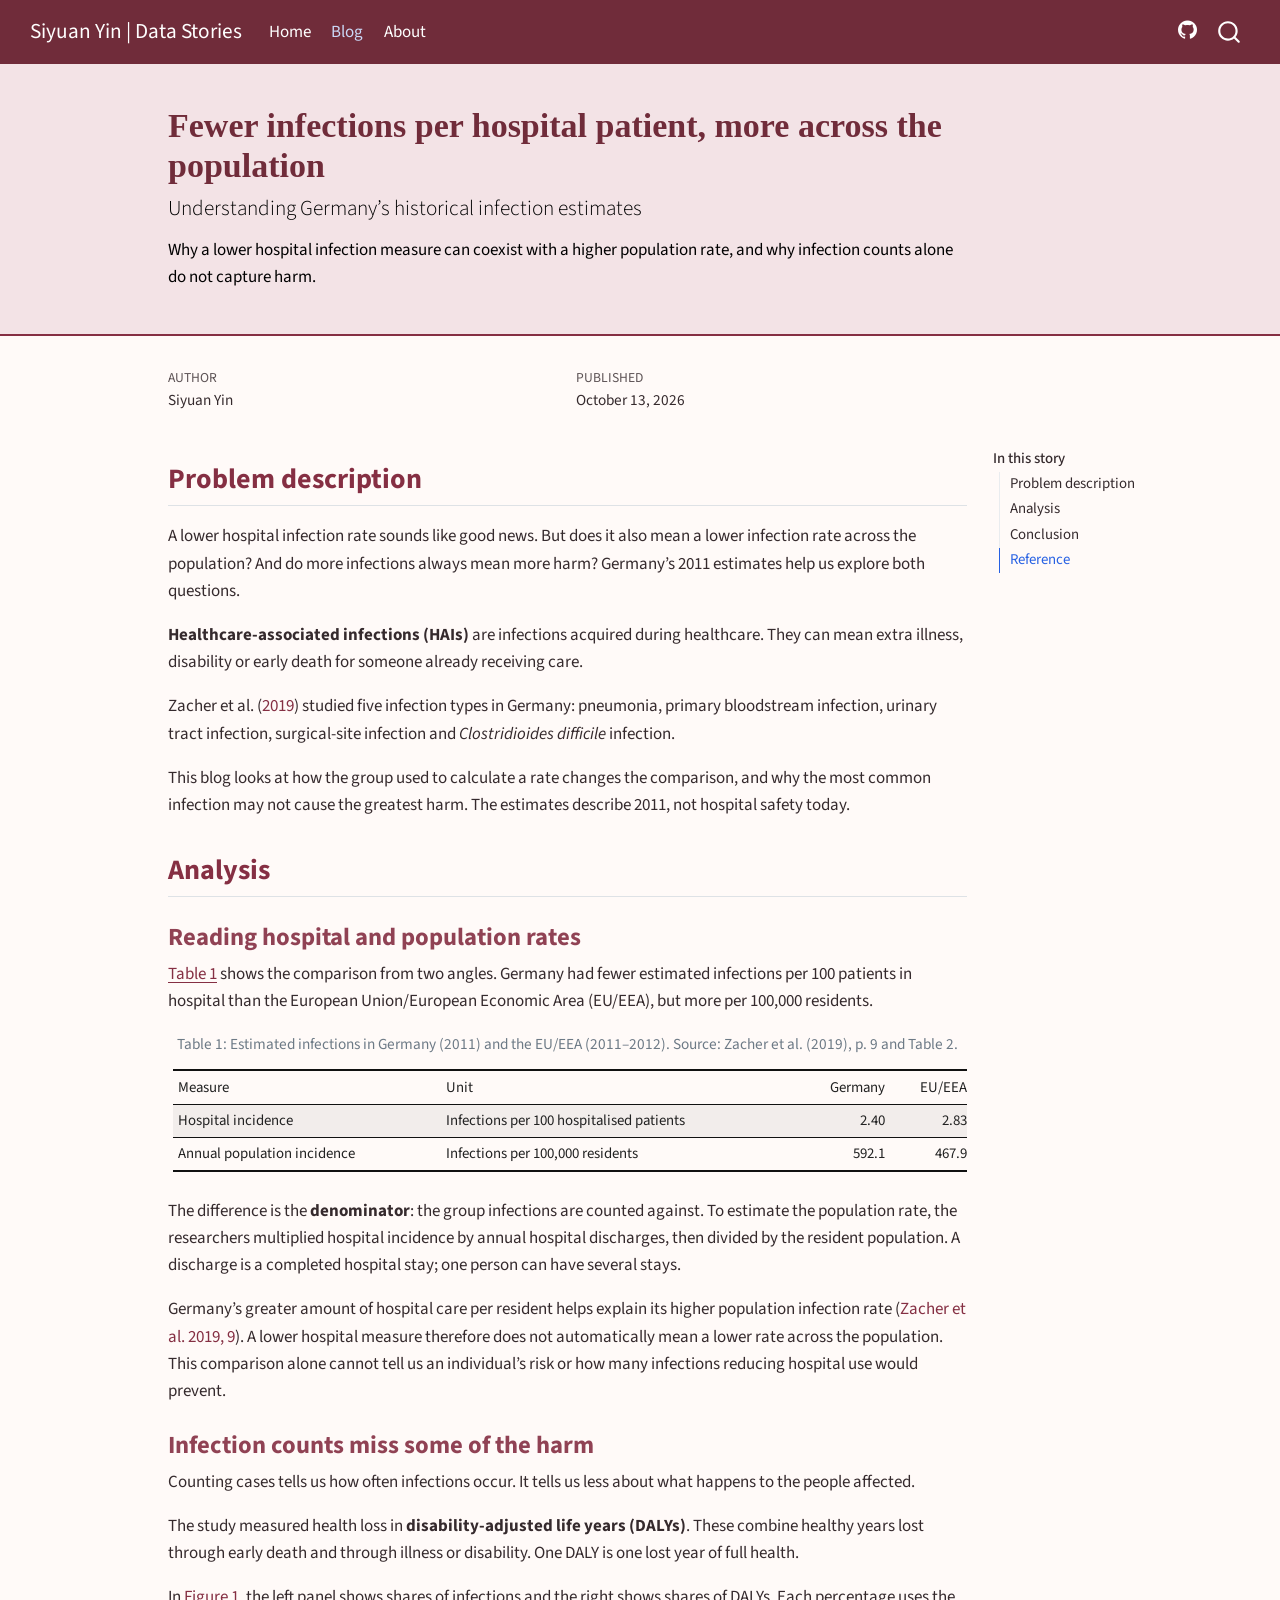
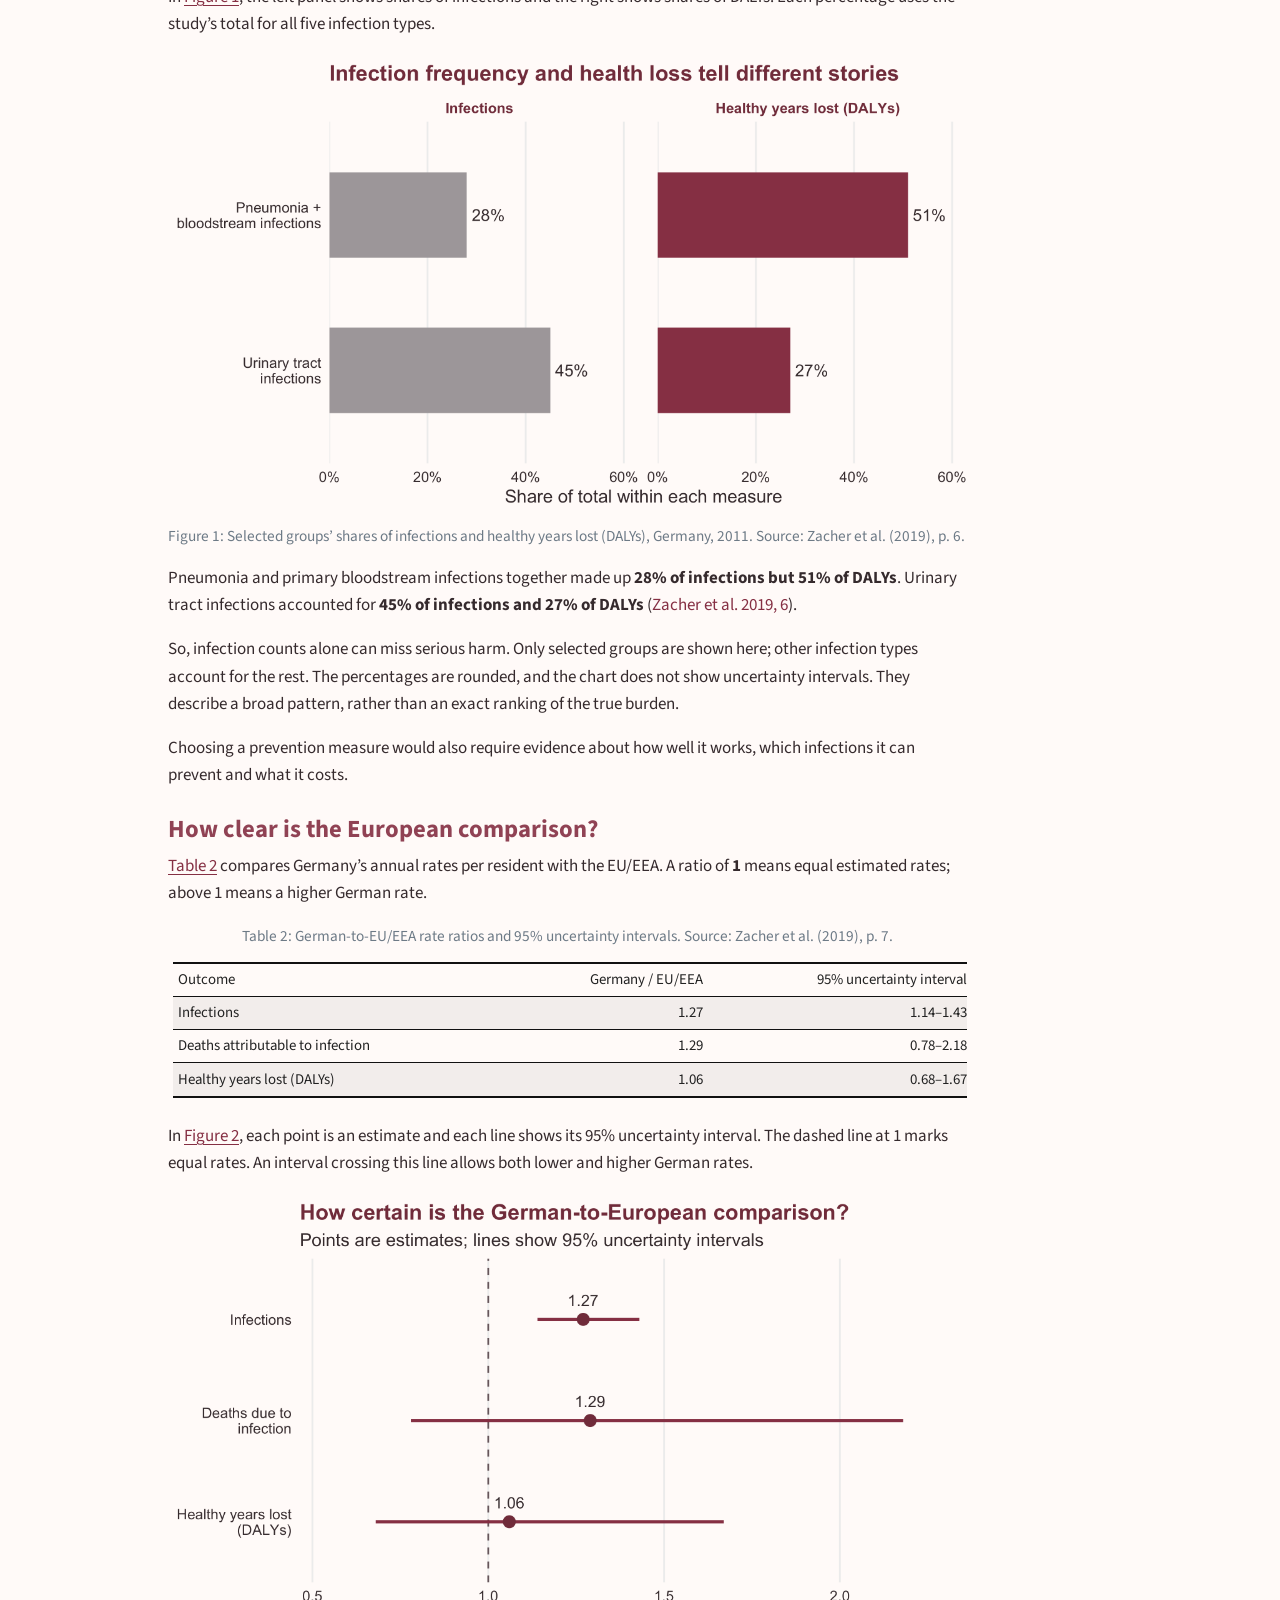
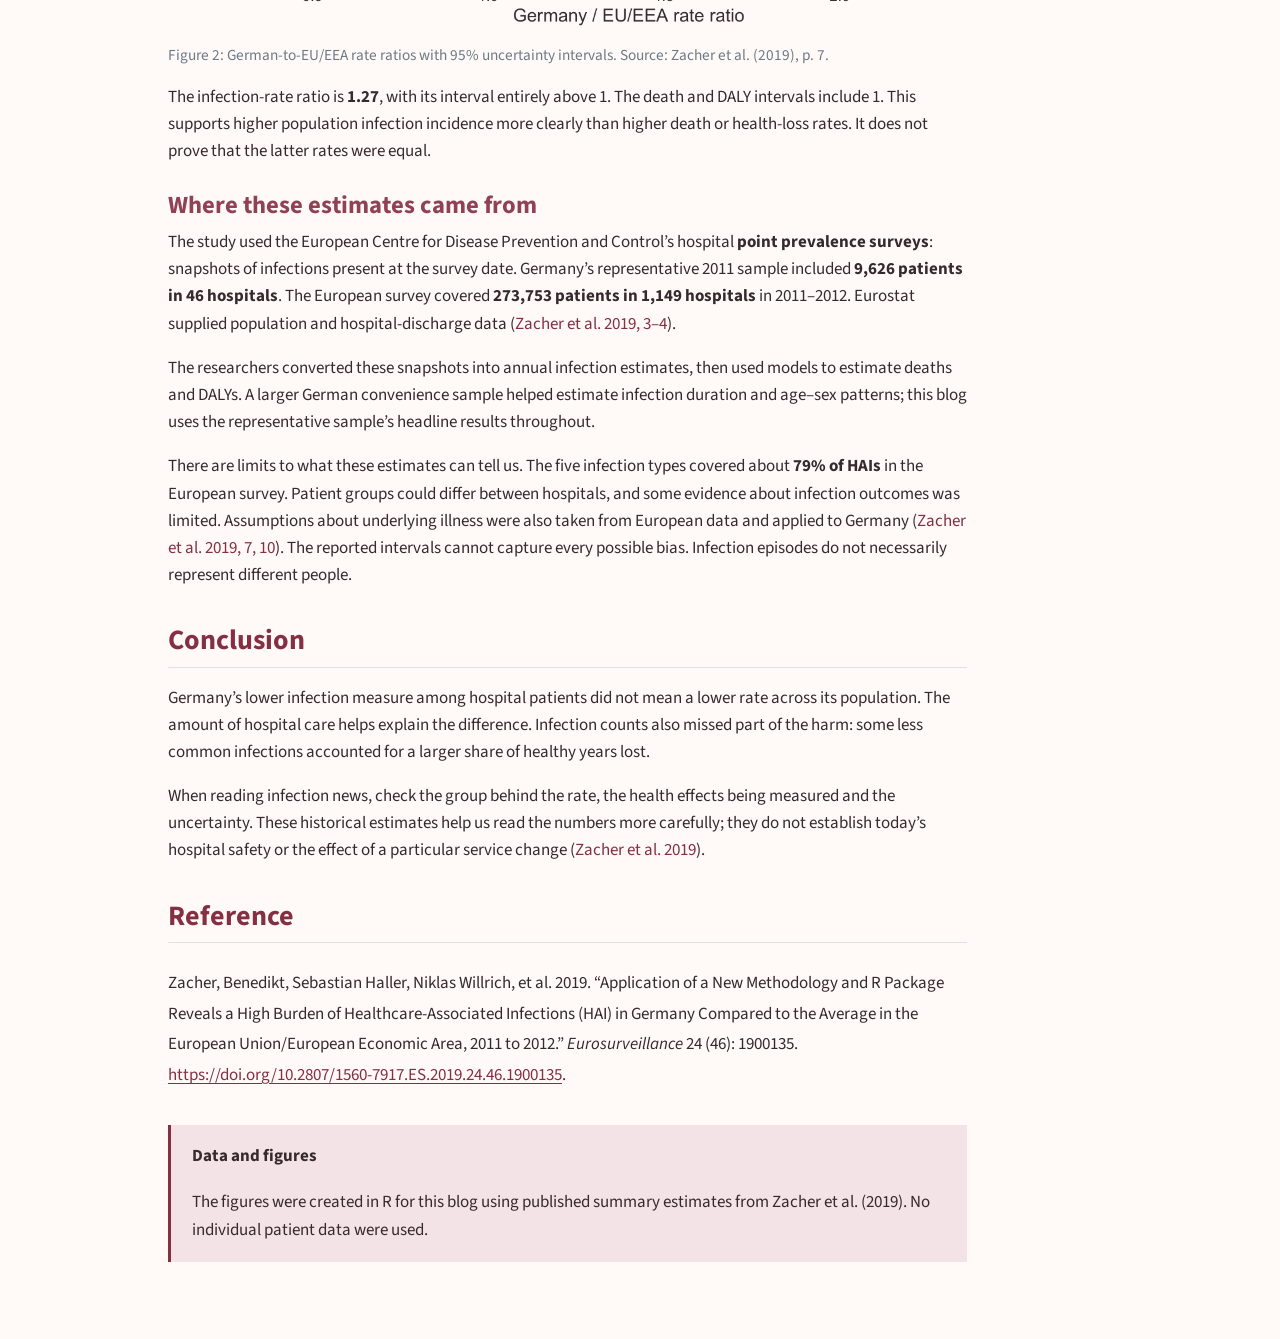
<file: posts/welcome/index.html>
<!DOCTYPE html>
<html xmlns="http://www.w3.org/1999/xhtml" lang="en" xml:lang="en"><head>

<meta charset="utf-8">
<meta name="generator" content="quarto-1.9.36">

<meta name="viewport" content="width=device-width, initial-scale=1.0, user-scalable=yes">

<meta name="author" content="Siyuan Yin">
<meta name="dcterms.date" content="2026-10-13">
<meta name="description" content="Why a lower hospital infection measure can coexist with a higher population rate, and why infection counts alone do not capture harm.">

<title>Fewer infections per hospital patient, more across the population – Siyuan Yin | Data Stories</title>
<style>
/* Default styles provided by pandoc.
** See https://pandoc.org/MANUAL.html#variables-for-html for config info.
*/
code{white-space: pre-wrap;}
span.smallcaps{font-variant: small-caps;}
div.columns{display: flex; gap: min(4vw, 1.5em);}
div.column{flex: auto; overflow-x: auto;}
div.hanging-indent{margin-left: 1.5em; text-indent: -1.5em;}
ul.task-list{list-style: none;}
ul.task-list li input[type="checkbox"] {
  width: 0.8em;
  margin: 0 0.8em 0.2em -1em; /* quarto-specific, see https://github.com/quarto-dev/quarto-cli/issues/4556 */ 
  vertical-align: middle;
}
/* CSS for citations */
div.csl-bib-body { }
div.csl-entry {
  clear: both;
}
.hanging-indent div.csl-entry {
  margin-left:2em;
  text-indent:-2em;
}
div.csl-left-margin {
  min-width:2em;
  float:left;
}
div.csl-right-inline {
  margin-left:2em;
  padding-left:1em;
}
div.csl-indent {
  margin-left: 2em;
}</style>


<script src="../../site_libs/quarto-nav/quarto-nav.js"></script>
<script src="../../site_libs/quarto-nav/headroom.min.js"></script>
<script src="../../site_libs/clipboard/clipboard.min.js"></script>
<script src="../../site_libs/quarto-search/autocomplete.umd.js"></script>
<script src="../../site_libs/quarto-search/fuse.min.js"></script>
<script src="../../site_libs/quarto-search/quarto-search.js"></script>
<meta name="quarto:offset" content="../../">
<script src="../../site_libs/quarto-html/quarto.js" type="module"></script>
<script src="../../site_libs/quarto-html/tabsets/tabsets.js" type="module"></script>
<script src="../../site_libs/quarto-html/popper.min.js"></script>
<script src="../../site_libs/quarto-html/tippy.umd.min.js"></script>
<script src="../../site_libs/quarto-html/anchor.min.js"></script>
<link href="../../site_libs/quarto-html/tippy.css" rel="stylesheet">
<link href="../../site_libs/quarto-html/quarto-syntax-highlighting-845c23b38eaddc0f92fda52bfe77a8c8.css" rel="stylesheet" id="quarto-text-highlighting-styles">
<script src="../../site_libs/bootstrap/bootstrap.min.js"></script>
<link href="../../site_libs/bootstrap/bootstrap-icons.css" rel="stylesheet">
<link href="../../site_libs/bootstrap/bootstrap-417230bb2d46f0fa288f3946bb003a84.min.css" rel="stylesheet" append-hash="true" id="quarto-bootstrap" data-mode="light">
<script id="quarto-search-options" type="application/json">{
  "location": "navbar",
  "copy-button": false,
  "collapse-after": 3,
  "panel-placement": "end",
  "type": "overlay",
  "limit": 50,
  "keyboard-shortcut": [
    "f",
    "/",
    "s"
  ],
  "show-item-context": false,
  "language": {
    "search-no-results-text": "No results",
    "search-matching-documents-text": "matching documents",
    "search-copy-link-title": "Copy link to search",
    "search-hide-matches-text": "Hide additional matches",
    "search-more-match-text": "more match in this document",
    "search-more-matches-text": "more matches in this document",
    "search-clear-button-title": "Clear",
    "search-text-placeholder": "",
    "search-detached-cancel-button-title": "Cancel",
    "search-submit-button-title": "Submit",
    "search-label": "Search"
  }
}</script>
<style>

      .quarto-title-block .quarto-title-banner {
        background: #f3e3e6;
      }
</style>
<script src="../../site_libs/kePrint-0.0.1/kePrint.js"></script>
<link href="../../site_libs/lightable-0.0.1/lightable.css" rel="stylesheet">
<style>
#title-block-header .subtitle,
#title-block-header .description {
  color: #000000;
}

#title-block-header .quarto-categories {
  display: none;
}
</style>


<link rel="stylesheet" href="../../styles.css">
</head>

<body class="nav-fixed quarto-light">

<div id="quarto-search-results"></div>
  <header id="quarto-header" class="headroom fixed-top quarto-banner">
    <nav class="navbar navbar-expand-lg " data-bs-theme="dark">
      <div class="navbar-container container-fluid">
      <div class="navbar-brand-container mx-auto">
    <a class="navbar-brand" href="../../index.html">
    <span class="navbar-title">Siyuan Yin | Data Stories</span>
    </a>
  </div>
            <div id="quarto-search" class="" title="Search"></div>
          <button class="navbar-toggler" type="button" data-bs-toggle="collapse" data-bs-target="#navbarCollapse" aria-controls="navbarCollapse" role="menu" aria-expanded="false" aria-label="Toggle navigation" onclick="if (window.quartoToggleHeadroom) { window.quartoToggleHeadroom(); }">
  <span class="navbar-toggler-icon"></span>
</button>
          <div class="collapse navbar-collapse" id="navbarCollapse">
            <ul class="navbar-nav navbar-nav-scroll me-auto">
  <li class="nav-item">
    <a class="nav-link" href="../../index.html"> 
<span class="menu-text">Home</span></a>
  </li>  
  <li class="nav-item">
    <a class="nav-link active" href="../../posts/welcome/index.html" aria-current="page"> 
<span class="menu-text">Blog</span></a>
  </li>  
  <li class="nav-item">
    <a class="nav-link" href="../../about.html"> 
<span class="menu-text">About</span></a>
  </li>  
</ul>
            <ul class="navbar-nav navbar-nav-scroll ms-auto">
  <li class="nav-item compact">
    <a class="nav-link" href="https://github.com/syin0014-cloud"> <i class="bi bi-github" role="img">
</i> 
<span class="menu-text"></span></a>
  </li>  
</ul>
          </div> <!-- /navcollapse -->
            <div class="quarto-navbar-tools">
</div>
      </div> <!-- /container-fluid -->
    </nav>
</header>
<!-- content -->
<header id="title-block-header" class="quarto-title-block default page-columns page-full">
  <div class="quarto-title-banner page-columns page-full">
    <div class="quarto-title column-body">
      <h1 class="title">Fewer infections per hospital patient, more across the population</h1>
            <p class="subtitle lead">Understanding Germany’s historical infection estimates</p>
                  <div>
        <div class="description">
          Why a lower hospital infection measure can coexist with a higher population rate, and why infection counts alone do not capture harm.
        </div>
      </div>
                          <div class="quarto-categories">
                <div class="quarto-category">Public Health</div>
                <div class="quarto-category">Data Stories</div>
              </div>
                  </div>
  </div>
    
  
  <div class="quarto-title-meta">

      <div>
      <div class="quarto-title-meta-heading">Author</div>
      <div class="quarto-title-meta-contents">
               <p>Siyuan Yin </p>
            </div>
    </div>
      
      <div>
      <div class="quarto-title-meta-heading">Published</div>
      <div class="quarto-title-meta-contents">
        <p class="date">October 13, 2026</p>
      </div>
    </div>
    
      
    </div>
    
  
  </header><div id="quarto-content" class="quarto-container page-columns page-rows-contents page-layout-article page-navbar">
<!-- sidebar -->
<!-- margin-sidebar -->
    <div id="quarto-margin-sidebar" class="sidebar margin-sidebar">
        <nav id="TOC" role="doc-toc" class="toc-active">
    <h2 id="toc-title">In this story</h2>
   
  <ul class="collapse">
  <li><a href="#problem-description" id="toc-problem-description" class="nav-link active" data-scroll-target="#problem-description">Problem description</a></li>
  <li><a href="#analysis" id="toc-analysis" class="nav-link" data-scroll-target="#analysis">Analysis</a></li>
  <li><a href="#conclusion" id="toc-conclusion" class="nav-link" data-scroll-target="#conclusion">Conclusion</a></li>
  <li><a href="#reference" id="toc-reference" class="nav-link" data-scroll-target="#reference">Reference</a></li>
  </ul>
</nav>
    </div>
<!-- main -->
<main class="content quarto-banner-title-block" id="quarto-document-content">





<section id="problem-description" class="level2">
<h2 class="anchored" data-anchor-id="problem-description">Problem description</h2>
<p>A lower hospital infection rate sounds like good news. But does it also mean a lower infection rate across the population? And do more infections always mean more harm? Germany’s 2011 estimates help us explore both questions.</p>
<p><strong>Healthcare-associated infections (HAIs)</strong> are infections acquired during healthcare. They can mean extra illness, disability or early death for someone already receiving care.</p>
<p><span class="citation" data-cites="zacher2019">Zacher et al. (<a href="#ref-zacher2019" role="doc-biblioref">2019</a>)</span> studied five infection types in Germany: pneumonia, primary bloodstream infection, urinary tract infection, surgical-site infection and <em>Clostridioides difficile</em> infection.</p>
<p>This blog looks at how the group used to calculate a rate changes the comparison, and why the most common infection may not cause the greatest harm. The estimates describe 2011, not hospital safety today.</p>
</section>
<section id="analysis" class="level2">
<h2 class="anchored" data-anchor-id="analysis">Analysis</h2>
<section id="reading-hospital-and-population-rates" class="level3">
<h3 class="anchored" data-anchor-id="reading-hospital-and-population-rates">Reading hospital and population rates</h3>
<p><a href="#tbl-denominators" class="quarto-xref">Table&nbsp;1</a> shows the comparison from two angles. Germany had fewer estimated infections per 100 patients in hospital than the European Union/European Economic Area (EU/EEA), but more per 100,000 residents.</p>
<div class="cell">
<div id="tbl-denominators" class="cell quarto-float quarto-figure quarto-figure-center anchored">
<figure class="quarto-float quarto-float-tbl figure">
<figcaption class="quarto-float-caption-top quarto-float-caption quarto-float-tbl" id="tbl-denominators-caption-0ceaefa1-69ba-4598-a22c-09a6ac19f8ca">
Table&nbsp;1: Estimated infections in Germany (2011) and the EU/EEA (2011–2012). Source: Zacher et al.&nbsp;(2019), p.&nbsp;9 and Table 2.
</figcaption>
<div aria-describedby="tbl-denominators-caption-0ceaefa1-69ba-4598-a22c-09a6ac19f8ca">
<div class="cell-output-display">
<table class="lightable-classic cell caption-top table table-sm table-striped small">
<thead>
<tr class="header">
<th style="text-align: left;" data-quarto-table-cell-role="th">Measure</th>
<th style="text-align: left;" data-quarto-table-cell-role="th">Unit</th>
<th style="text-align: right;" data-quarto-table-cell-role="th">Germany</th>
<th style="text-align: right;" data-quarto-table-cell-role="th">EU/EEA</th>
</tr>
</thead>
<tbody>
<tr class="odd">
<td style="text-align: left;">Hospital incidence</td>
<td style="text-align: left;">Infections per 100 hospitalised patients</td>
<td style="text-align: right;">2.40</td>
<td style="text-align: right;">2.83</td>
</tr>
<tr class="even">
<td style="text-align: left;">Annual population incidence</td>
<td style="text-align: left;">Infections per 100,000 residents</td>
<td style="text-align: right;">592.1</td>
<td style="text-align: right;">467.9</td>
</tr>
</tbody>
</table>
</div>
</div>
</figure>
</div>
</div>
<p>The difference is the <strong>denominator</strong>: the group infections are counted against. To estimate the population rate, the researchers multiplied hospital incidence by annual hospital discharges, then divided by the resident population. A discharge is a completed hospital stay; one person can have several stays.</p>
<p>Germany’s greater amount of hospital care per resident helps explain its higher population infection rate <span class="citation" data-cites="zacher2019">(<a href="#ref-zacher2019" role="doc-biblioref">Zacher et al. 2019, 9</a>)</span>. A lower hospital measure therefore does not automatically mean a lower rate across the population. This comparison alone cannot tell us an individual’s risk or how many infections reducing hospital use would prevent.</p>
</section>
<section id="infection-counts-miss-some-of-the-harm" class="level3">
<h3 class="anchored" data-anchor-id="infection-counts-miss-some-of-the-harm">Infection counts miss some of the harm</h3>
<p>Counting cases tells us how often infections occur. It tells us less about what happens to the people affected.</p>
<p>The study measured health loss in <strong>disability-adjusted life years (DALYs)</strong>. These combine healthy years lost through early death and through illness or disability. One DALY is one lost year of full health.</p>
<p>In <a href="#fig-frequency" class="quarto-xref">Figure&nbsp;1</a>, the left panel shows shares of infections and the right shows shares of DALYs. Each percentage uses the study’s total for all five infection types.</p>
<div class="cell">
<div class="cell-output-display">
<div id="fig-frequency" class="quarto-float quarto-figure quarto-figure-center anchored" alt="Two aligned bar-chart panels. Pneumonia and bloodstream infections account for 28 percent of infections and 51 percent of DALYs. Urinary tract infections account for 45 percent of infections and 27 percent of DALYs.">
<figure class="quarto-float quarto-float-fig figure">
<div aria-describedby="fig-frequency-caption-0ceaefa1-69ba-4598-a22c-09a6ac19f8ca">
<img src="index_files/figure-html/fig-frequency-1.png" class="img-fluid figure-img" style="width:100.0%" alt="Two aligned bar-chart panels. Pneumonia and bloodstream infections account for 28 percent of infections and 51 percent of DALYs. Urinary tract infections account for 45 percent of infections and 27 percent of DALYs.">
</div>
<figcaption class="quarto-float-caption-bottom quarto-float-caption quarto-float-fig" id="fig-frequency-caption-0ceaefa1-69ba-4598-a22c-09a6ac19f8ca">
Figure&nbsp;1: Selected groups’ shares of infections and healthy years lost (DALYs), Germany, 2011. Source: Zacher et al.&nbsp;(2019), p.&nbsp;6.
</figcaption>
</figure>
</div>
</div>
</div>
<p>Pneumonia and primary bloodstream infections together made up <strong>28% of infections but 51% of DALYs</strong>. Urinary tract infections accounted for <strong>45% of infections and 27% of DALYs</strong> <span class="citation" data-cites="zacher2019">(<a href="#ref-zacher2019" role="doc-biblioref">Zacher et al. 2019, 6</a>)</span>.</p>
<p>So, infection counts alone can miss serious harm. Only selected groups are shown here; other infection types account for the rest. The percentages are rounded, and the chart does not show uncertainty intervals. They describe a broad pattern, rather than an exact ranking of the true burden.</p>
<p>Choosing a prevention measure would also require evidence about how well it works, which infections it can prevent and what it costs.</p>
</section>
<section id="how-clear-is-the-european-comparison" class="level3">
<h3 class="anchored" data-anchor-id="how-clear-is-the-european-comparison">How clear is the European comparison?</h3>
<p><a href="#tbl-uncertainty" class="quarto-xref">Table&nbsp;2</a> compares Germany’s annual rates per resident with the EU/EEA. A ratio of <strong>1</strong> means equal estimated rates; above 1 means a higher German rate.</p>
<div class="cell">
<div id="tbl-uncertainty" class="cell quarto-float quarto-figure quarto-figure-center anchored">
<figure class="quarto-float quarto-float-tbl figure">
<figcaption class="quarto-float-caption-top quarto-float-caption quarto-float-tbl" id="tbl-uncertainty-caption-0ceaefa1-69ba-4598-a22c-09a6ac19f8ca">
Table&nbsp;2: German-to-EU/EEA rate ratios and 95% uncertainty intervals. Source: Zacher et al.&nbsp;(2019), p.&nbsp;7.
</figcaption>
<div aria-describedby="tbl-uncertainty-caption-0ceaefa1-69ba-4598-a22c-09a6ac19f8ca">
<div class="cell-output-display">
<table class="lightable-classic cell caption-top table table-sm table-striped small">
<thead>
<tr class="header">
<th style="text-align: left;" data-quarto-table-cell-role="th">Outcome</th>
<th style="text-align: right;" data-quarto-table-cell-role="th">Germany / EU/EEA</th>
<th style="text-align: right;" data-quarto-table-cell-role="th">95% uncertainty interval</th>
</tr>
</thead>
<tbody>
<tr class="odd">
<td style="text-align: left;">Infections</td>
<td style="text-align: right;">1.27</td>
<td style="text-align: right;">1.14–1.43</td>
</tr>
<tr class="even">
<td style="text-align: left;">Deaths attributable to infection</td>
<td style="text-align: right;">1.29</td>
<td style="text-align: right;">0.78–2.18</td>
</tr>
<tr class="odd">
<td style="text-align: left;">Healthy years lost (DALYs)</td>
<td style="text-align: right;">1.06</td>
<td style="text-align: right;">0.68–1.67</td>
</tr>
</tbody>
</table>
</div>
</div>
</figure>
</div>
</div>
<p>In <a href="#fig-europe" class="quarto-xref">Figure&nbsp;2</a>, each point is an estimate and each line shows its 95% uncertainty interval. The dashed line at 1 marks equal rates. An interval crossing this line allows both lower and higher German rates.</p>
<div class="cell">
<div class="cell-output-display">
<div id="fig-europe" class="quarto-float quarto-figure quarto-figure-center anchored" alt="Three estimates with uncertainty intervals and a reference line at one. Infection ratio: 1.27, interval 1.14 to 1.43. Attributable-death ratio: 1.29, interval 0.78 to 2.18. DALY ratio: 1.06, interval 0.68 to 1.67.">
<figure class="quarto-float quarto-float-fig figure">
<div aria-describedby="fig-europe-caption-0ceaefa1-69ba-4598-a22c-09a6ac19f8ca">
<img src="index_files/figure-html/fig-europe-1.png" class="img-fluid figure-img" style="width:100.0%" alt="Three estimates with uncertainty intervals and a reference line at one. Infection ratio: 1.27, interval 1.14 to 1.43. Attributable-death ratio: 1.29, interval 0.78 to 2.18. DALY ratio: 1.06, interval 0.68 to 1.67.">
</div>
<figcaption class="quarto-float-caption-bottom quarto-float-caption quarto-float-fig" id="fig-europe-caption-0ceaefa1-69ba-4598-a22c-09a6ac19f8ca">
Figure&nbsp;2: German-to-EU/EEA rate ratios with 95% uncertainty intervals. Source: Zacher et al.&nbsp;(2019), p.&nbsp;7.
</figcaption>
</figure>
</div>
</div>
</div>
<p>The infection-rate ratio is <strong>1.27</strong>, with its interval entirely above 1. The death and DALY intervals include 1. This supports higher population infection incidence more clearly than higher death or health-loss rates. It does not prove that the latter rates were equal.</p>
</section>
<section id="where-these-estimates-came-from" class="level3">
<h3 class="anchored" data-anchor-id="where-these-estimates-came-from">Where these estimates came from</h3>
<p>The study used the European Centre for Disease Prevention and Control’s hospital <strong>point prevalence surveys</strong>: snapshots of infections present at the survey date. Germany’s representative 2011 sample included <strong>9,626 patients in 46 hospitals</strong>. The European survey covered <strong>273,753 patients in 1,149 hospitals</strong> in 2011–2012. Eurostat supplied population and hospital-discharge data <span class="citation" data-cites="zacher2019">(<a href="#ref-zacher2019" role="doc-biblioref">Zacher et al. 2019, 3–4</a>)</span>.</p>
<p>The researchers converted these snapshots into annual infection estimates, then used models to estimate deaths and DALYs. A larger German convenience sample helped estimate infection duration and age–sex patterns; this blog uses the representative sample’s headline results throughout.</p>
<p>There are limits to what these estimates can tell us. The five infection types covered about <strong>79% of HAIs</strong> in the European survey. Patient groups could differ between hospitals, and some evidence about infection outcomes was limited. Assumptions about underlying illness were also taken from European data and applied to Germany <span class="citation" data-cites="zacher2019">(<a href="#ref-zacher2019" role="doc-biblioref">Zacher et al. 2019, 7, 10</a>)</span>. The reported intervals cannot capture every possible bias. Infection episodes do not necessarily represent different people.</p>
</section>
</section>
<section id="conclusion" class="level2">
<h2 class="anchored" data-anchor-id="conclusion">Conclusion</h2>
<p>Germany’s lower infection measure among hospital patients did not mean a lower rate across its population. The amount of hospital care helps explain the difference. Infection counts also missed part of the harm: some less common infections accounted for a larger share of healthy years lost.</p>
<p>When reading infection news, check the group behind the rate, the health effects being measured and the uncertainty. These historical estimates help us read the numbers more carefully; they do not establish today’s hospital safety or the effect of a particular service change <span class="citation" data-cites="zacher2019">(<a href="#ref-zacher2019" role="doc-biblioref">Zacher et al. 2019</a>)</span>.</p>
</section>
<section id="reference" class="level2 unnumbered">
<h2 class="unnumbered anchored" data-anchor-id="reference">Reference</h2>
<style>
#refs {
  margin: 1.5rem 0 2rem;
  text-indent: 0;
}

#refs .csl-entry {
  margin: 0;
  padding: 0;
  text-indent: 0;
  line-height: 1.8;
}

#refs a {
  color: var(--accent);
  overflow-wrap: anywhere;
}

.figure-credit {
  background-color: var(--muted-background);
  border-left: 3px solid var(--accent);
  margin-top: 2rem;
  padding: 1rem 1.25rem;
  line-height: 1.7;
}

.figure-credit p:last-child {
  margin-bottom: 0;
}
</style>
<div id="refs" class="references csl-bib-body hanging-indent" role="list">
<div id="ref-zacher2019" class="csl-entry" role="listitem">
Zacher, Benedikt, Sebastian Haller, Niklas Willrich, et al. 2019. <span>“Application of a New Methodology and <span>R</span> Package Reveals a High Burden of Healthcare-Associated Infections (<span>HAI</span>) in <span>Germany</span> Compared to the Average in the <span>European Union/European Economic Area</span>, 2011 to 2012.”</span> <em>Eurosurveillance</em> 24 (46): 1900135. <a href="https://doi.org/10.2807/1560-7917.ES.2019.24.46.1900135">https://doi.org/10.2807/1560-7917.ES.2019.24.46.1900135</a>.
</div>
</div>
<div class="figure-credit">
<p><strong>Data and figures</strong></p>
<p>The figures were created in R for this blog using published summary estimates from Zacher et al.&nbsp;(2019). No individual patient data were used.</p>
</div>


</section>

</main> <!-- /main -->
<script id="quarto-html-after-body" type="application/javascript">
  window.document.addEventListener("DOMContentLoaded", function (event) {
    const icon = "";
    const anchorJS = new window.AnchorJS();
    anchorJS.options = {
      placement: 'right',
      icon: icon
    };
    anchorJS.add('.anchored');
    const isCodeAnnotation = (el) => {
      for (const clz of el.classList) {
        if (clz.startsWith('code-annotation-')) {                     
          return true;
        }
      }
      return false;
    }
    const onCopySuccess = function(e) {
      // button target
      const button = e.trigger;
      // don't keep focus
      button.blur();
      // flash "checked"
      button.classList.add('code-copy-button-checked');
      var currentTitle = button.getAttribute("title");
      button.setAttribute("title", "Copied!");
      let tooltip;
      if (window.bootstrap) {
        button.setAttribute("data-bs-toggle", "tooltip");
        button.setAttribute("data-bs-placement", "left");
        button.setAttribute("data-bs-title", "Copied!");
        tooltip = new bootstrap.Tooltip(button, 
          { trigger: "manual", 
            customClass: "code-copy-button-tooltip",
            offset: [0, -8]});
        tooltip.show();    
      }
      setTimeout(function() {
        if (tooltip) {
          tooltip.hide();
          button.removeAttribute("data-bs-title");
          button.removeAttribute("data-bs-toggle");
          button.removeAttribute("data-bs-placement");
        }
        button.setAttribute("title", currentTitle);
        button.classList.remove('code-copy-button-checked');
      }, 1000);
      // clear code selection
      e.clearSelection();
    }
    const getTextToCopy = function(trigger) {
      const outerScaffold = trigger.parentElement.cloneNode(true);
      const codeEl = outerScaffold.querySelector('code');
      for (const childEl of codeEl.children) {
        if (isCodeAnnotation(childEl)) {
          childEl.remove();
        }
      }
      return codeEl.innerText;
    }
    const clipboard = new window.ClipboardJS('.code-copy-button:not([data-in-quarto-modal])', {
      text: getTextToCopy
    });
    clipboard.on('success', onCopySuccess);
    if (window.document.getElementById('quarto-embedded-source-code-modal')) {
      const clipboardModal = new window.ClipboardJS('.code-copy-button[data-in-quarto-modal]', {
        text: getTextToCopy,
        container: window.document.getElementById('quarto-embedded-source-code-modal')
      });
      clipboardModal.on('success', onCopySuccess);
    }
      var localhostRegex = new RegExp(/^(?:http|https):\/\/localhost\:?[0-9]*\//);
      var mailtoRegex = new RegExp(/^mailto:/);
        var filterRegex = new RegExp("https:\/\/ETC5523-2026\.github\.io\/etc5523-assignment-3-syin0014-cloud\/");
      var isInternal = (href) => {
          return filterRegex.test(href) || localhostRegex.test(href) || mailtoRegex.test(href);
      }
      // Inspect non-navigation links and adorn them if external
     var links = window.document.querySelectorAll('a[href]:not(.nav-link):not(.navbar-brand):not(.toc-action):not(.sidebar-link):not(.sidebar-item-toggle):not(.pagination-link):not(.no-external):not([aria-hidden]):not(.dropdown-item):not(.quarto-navigation-tool):not(.about-link)');
      for (var i=0; i<links.length; i++) {
        const link = links[i];
        if (!isInternal(link.href)) {
          // undo the damage that might have been done by quarto-nav.js in the case of
          // links that we want to consider external
          if (link.dataset.originalHref !== undefined) {
            link.href = link.dataset.originalHref;
          }
        }
      }
    function tippyHover(el, contentFn, onTriggerFn, onUntriggerFn) {
      const config = {
        allowHTML: true,
        maxWidth: 500,
        delay: 100,
        arrow: false,
        appendTo: function(el) {
            return el.parentElement;
        },
        interactive: true,
        interactiveBorder: 10,
        theme: 'quarto',
        placement: 'bottom-start',
      };
      if (contentFn) {
        config.content = contentFn;
      }
      if (onTriggerFn) {
        config.onTrigger = onTriggerFn;
      }
      if (onUntriggerFn) {
        config.onUntrigger = onUntriggerFn;
      }
      window.tippy(el, config); 
    }
    const noterefs = window.document.querySelectorAll('a[role="doc-noteref"]');
    for (var i=0; i<noterefs.length; i++) {
      const ref = noterefs[i];
      tippyHover(ref, function() {
        // use id or data attribute instead here
        let href = ref.getAttribute('data-footnote-href') || ref.getAttribute('href');
        try { href = new URL(href).hash; } catch {}
        const id = href.replace(/^#\/?/, "");
        const note = window.document.getElementById(id);
        if (note) {
          return note.innerHTML;
        } else {
          return "";
        }
      });
    }
    const xrefs = window.document.querySelectorAll('a.quarto-xref');
    const processXRef = (id, note) => {
      // Strip column container classes
      const stripColumnClz = (el) => {
        el.classList.remove("page-full", "page-columns");
        if (el.children) {
          for (const child of el.children) {
            stripColumnClz(child);
          }
        }
      }
      stripColumnClz(note)
      if (id === null || id.startsWith('sec-')) {
        // Special case sections, only their first couple elements
        const container = document.createElement("div");
        if (note.children && note.children.length > 2) {
          container.appendChild(note.children[0].cloneNode(true));
          for (let i = 1; i < note.children.length; i++) {
            const child = note.children[i];
            if (child.tagName === "P" && child.innerText === "") {
              continue;
            } else {
              container.appendChild(child.cloneNode(true));
              break;
            }
          }
          if (window.Quarto?.typesetMath) {
            window.Quarto.typesetMath(container);
          }
          return container.innerHTML
        } else {
          if (window.Quarto?.typesetMath) {
            window.Quarto.typesetMath(note);
          }
          return note.innerHTML;
        }
      } else {
        // Remove any anchor links if they are present
        const anchorLink = note.querySelector('a.anchorjs-link');
        if (anchorLink) {
          anchorLink.remove();
        }
        if (window.Quarto?.typesetMath) {
          window.Quarto.typesetMath(note);
        }
        if (note.classList.contains("callout")) {
          return note.outerHTML;
        } else {
          return note.innerHTML;
        }
      }
    }
    for (var i=0; i<xrefs.length; i++) {
      const xref = xrefs[i];
      tippyHover(xref, undefined, function(instance) {
        instance.disable();
        let url = xref.getAttribute('href');
        let hash = undefined; 
        if (url.startsWith('#')) {
          hash = url;
        } else {
          try { hash = new URL(url).hash; } catch {}
        }
        if (hash) {
          const id = hash.replace(/^#\/?/, "");
          const note = window.document.getElementById(id);
          if (note !== null) {
            try {
              const html = processXRef(id, note.cloneNode(true));
              instance.setContent(html);
            } finally {
              instance.enable();
              instance.show();
            }
          } else {
            // See if we can fetch this
            fetch(url.split('#')[0])
            .then(res => res.text())
            .then(html => {
              const parser = new DOMParser();
              const htmlDoc = parser.parseFromString(html, "text/html");
              const note = htmlDoc.getElementById(id);
              if (note !== null) {
                const html = processXRef(id, note);
                instance.setContent(html);
              } 
            }).finally(() => {
              instance.enable();
              instance.show();
            });
          }
        } else {
          // See if we can fetch a full url (with no hash to target)
          // This is a special case and we should probably do some content thinning / targeting
          fetch(url)
          .then(res => res.text())
          .then(html => {
            const parser = new DOMParser();
            const htmlDoc = parser.parseFromString(html, "text/html");
            const note = htmlDoc.querySelector('main.content');
            if (note !== null) {
              // This should only happen for chapter cross references
              // (since there is no id in the URL)
              // remove the first header
              if (note.children.length > 0 && note.children[0].tagName === "HEADER") {
                note.children[0].remove();
              }
              const html = processXRef(null, note);
              instance.setContent(html);
            } 
          }).finally(() => {
            instance.enable();
            instance.show();
          });
        }
      }, function(instance) {
      });
    }
        let selectedAnnoteEl;
        const selectorForAnnotation = ( cell, annotation) => {
          let cellAttr = 'data-code-cell="' + cell + '"';
          let lineAttr = 'data-code-annotation="' +  annotation + '"';
          const selector = 'span[' + cellAttr + '][' + lineAttr + ']';
          return selector;
        }
        const selectCodeLines = (annoteEl) => {
          const doc = window.document;
          const targetCell = annoteEl.getAttribute("data-target-cell");
          const targetAnnotation = annoteEl.getAttribute("data-target-annotation");
          const annoteSpan = window.document.querySelector(selectorForAnnotation(targetCell, targetAnnotation));
          const lines = annoteSpan.getAttribute("data-code-lines").split(",");
          const lineIds = lines.map((line) => {
            return targetCell + "-" + line;
          })
          let top = null;
          let height = null;
          let parent = null;
          if (lineIds.length > 0) {
              //compute the position of the single el (top and bottom and make a div)
              const el = window.document.getElementById(lineIds[0]);
              top = el.offsetTop;
              height = el.offsetHeight;
              parent = el.parentElement.parentElement;
            if (lineIds.length > 1) {
              const lastEl = window.document.getElementById(lineIds[lineIds.length - 1]);
              const bottom = lastEl.offsetTop + lastEl.offsetHeight;
              height = bottom - top;
            }
            if (top !== null && height !== null && parent !== null) {
              // cook up a div (if necessary) and position it 
              let div = window.document.getElementById("code-annotation-line-highlight");
              if (div === null) {
                div = window.document.createElement("div");
                div.setAttribute("id", "code-annotation-line-highlight");
                div.style.position = 'absolute';
                parent.appendChild(div);
              }
              div.style.top = top - 2 + "px";
              div.style.height = height + 4 + "px";
              div.style.left = 0;
              let gutterDiv = window.document.getElementById("code-annotation-line-highlight-gutter");
              if (gutterDiv === null) {
                gutterDiv = window.document.createElement("div");
                gutterDiv.setAttribute("id", "code-annotation-line-highlight-gutter");
                gutterDiv.style.position = 'absolute';
                const codeCell = window.document.getElementById(targetCell);
                const gutter = codeCell.querySelector('.code-annotation-gutter');
                gutter.appendChild(gutterDiv);
              }
              gutterDiv.style.top = top - 2 + "px";
              gutterDiv.style.height = height + 4 + "px";
            }
            selectedAnnoteEl = annoteEl;
          }
        };
        const unselectCodeLines = () => {
          const elementsIds = ["code-annotation-line-highlight", "code-annotation-line-highlight-gutter"];
          elementsIds.forEach((elId) => {
            const div = window.document.getElementById(elId);
            if (div) {
              div.remove();
            }
          });
          selectedAnnoteEl = undefined;
        };
          // Handle positioning of the toggle
      window.addEventListener(
        "resize",
        throttle(() => {
          elRect = undefined;
          if (selectedAnnoteEl) {
            selectCodeLines(selectedAnnoteEl);
          }
        }, 10)
      );
      function throttle(fn, ms) {
      let throttle = false;
      let timer;
        return (...args) => {
          if(!throttle) { // first call gets through
              fn.apply(this, args);
              throttle = true;
          } else { // all the others get throttled
              if(timer) clearTimeout(timer); // cancel #2
              timer = setTimeout(() => {
                fn.apply(this, args);
                timer = throttle = false;
              }, ms);
          }
        };
      }
        // Attach click handler to the DT
        const annoteDls = window.document.querySelectorAll('dt[data-target-cell]');
        for (const annoteDlNode of annoteDls) {
          annoteDlNode.addEventListener('click', (event) => {
            const clickedEl = event.target;
            if (clickedEl !== selectedAnnoteEl) {
              unselectCodeLines();
              const activeEl = window.document.querySelector('dt[data-target-cell].code-annotation-active');
              if (activeEl) {
                activeEl.classList.remove('code-annotation-active');
              }
              selectCodeLines(clickedEl);
              clickedEl.classList.add('code-annotation-active');
            } else {
              // Unselect the line
              unselectCodeLines();
              clickedEl.classList.remove('code-annotation-active');
            }
          });
        }
    const findCites = (el) => {
      const parentEl = el.parentElement;
      if (parentEl) {
        const cites = parentEl.dataset.cites;
        if (cites) {
          return {
            el,
            cites: cites.split(' ')
          };
        } else {
          return findCites(el.parentElement)
        }
      } else {
        return undefined;
      }
    };
    var bibliorefs = window.document.querySelectorAll('a[role="doc-biblioref"]');
    for (var i=0; i<bibliorefs.length; i++) {
      const ref = bibliorefs[i];
      const citeInfo = findCites(ref);
      if (citeInfo) {
        tippyHover(citeInfo.el, function() {
          var popup = window.document.createElement('div');
          citeInfo.cites.forEach(function(cite) {
            var citeDiv = window.document.createElement('div');
            citeDiv.classList.add('hanging-indent');
            citeDiv.classList.add('csl-entry');
            var biblioDiv = window.document.getElementById('ref-' + cite);
            if (biblioDiv) {
              citeDiv.innerHTML = biblioDiv.innerHTML;
            }
            popup.appendChild(citeDiv);
          });
          return popup.innerHTML;
        });
      }
    }
  });
  </script>
</div> <!-- /content -->




</body></html>
</file>
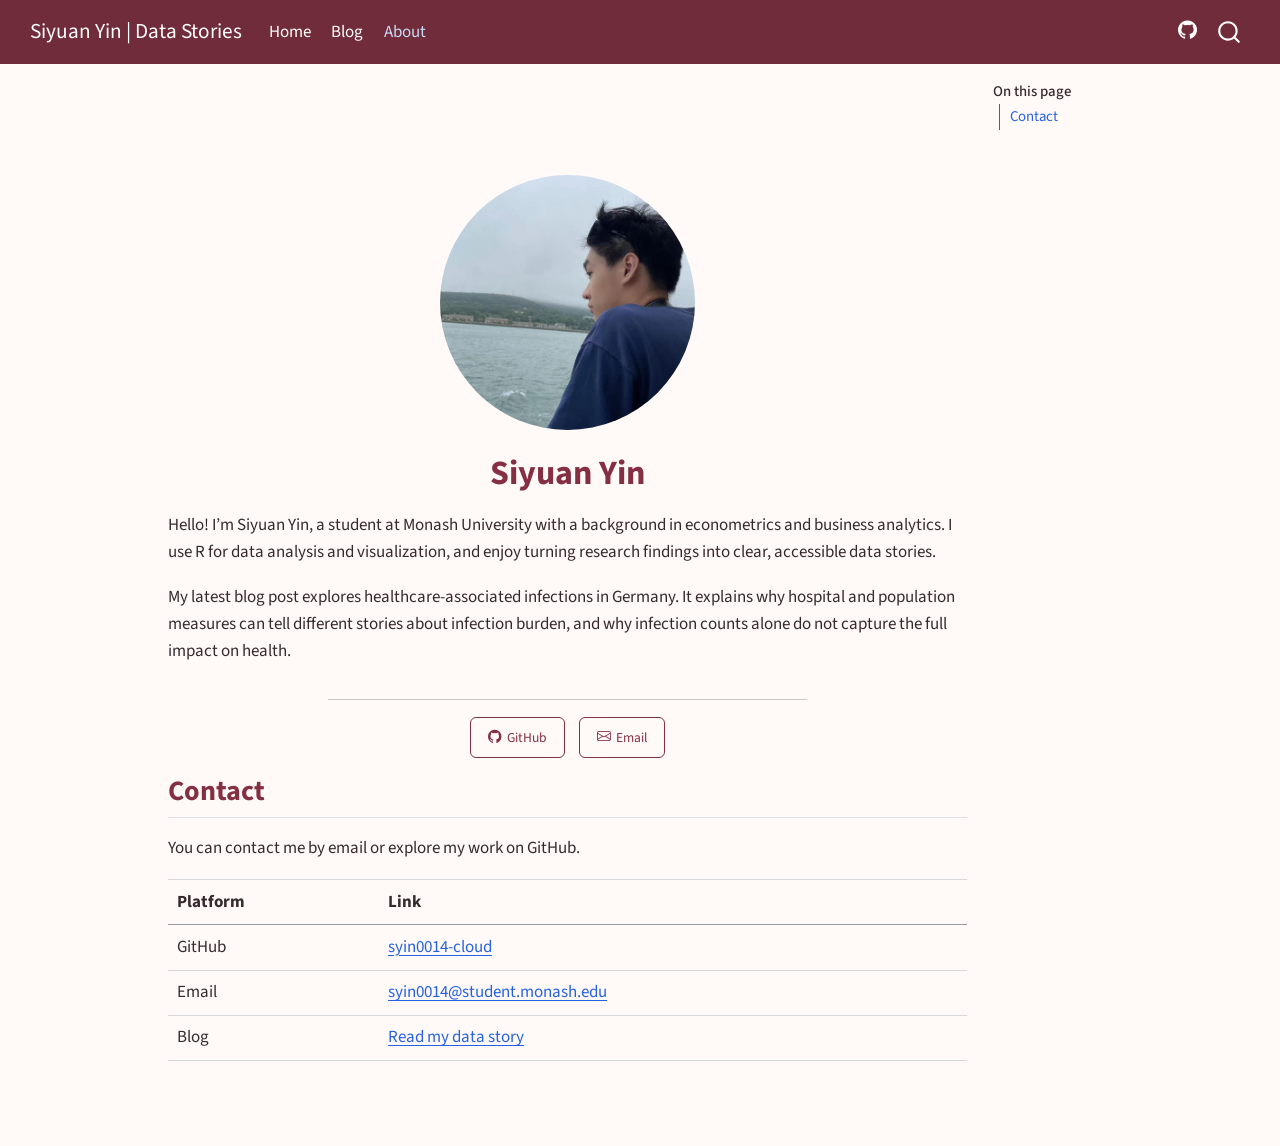
<file: about.html>
<!DOCTYPE html>
<html xmlns="http://www.w3.org/1999/xhtml" lang="en" xml:lang="en"><head>

<meta charset="utf-8">
<meta name="generator" content="quarto-1.9.36">

<meta name="viewport" content="width=device-width, initial-scale=1.0, user-scalable=yes">


<title>Siyuan Yin – Siyuan Yin | Data Stories</title>
<style>
/* Default styles provided by pandoc.
** See https://pandoc.org/MANUAL.html#variables-for-html for config info.
*/
code{white-space: pre-wrap;}
span.smallcaps{font-variant: small-caps;}
div.columns{display: flex; gap: min(4vw, 1.5em);}
div.column{flex: auto; overflow-x: auto;}
div.hanging-indent{margin-left: 1.5em; text-indent: -1.5em;}
ul.task-list{list-style: none;}
ul.task-list li input[type="checkbox"] {
  width: 0.8em;
  margin: 0 0.8em 0.2em -1em; /* quarto-specific, see https://github.com/quarto-dev/quarto-cli/issues/4556 */ 
  vertical-align: middle;
}
</style>


<script src="site_libs/quarto-nav/quarto-nav.js"></script>
<script src="site_libs/quarto-nav/headroom.min.js"></script>
<script src="site_libs/clipboard/clipboard.min.js"></script>
<script src="site_libs/quarto-search/autocomplete.umd.js"></script>
<script src="site_libs/quarto-search/fuse.min.js"></script>
<script src="site_libs/quarto-search/quarto-search.js"></script>
<meta name="quarto:offset" content="./">
<script src="site_libs/quarto-html/quarto.js" type="module"></script>
<script src="site_libs/quarto-html/tabsets/tabsets.js" type="module"></script>
<script src="site_libs/quarto-html/popper.min.js"></script>
<script src="site_libs/quarto-html/tippy.umd.min.js"></script>
<link href="site_libs/quarto-html/tippy.css" rel="stylesheet">
<link href="site_libs/quarto-html/quarto-syntax-highlighting-845c23b38eaddc0f92fda52bfe77a8c8.css" rel="stylesheet" id="quarto-text-highlighting-styles">
<script src="site_libs/bootstrap/bootstrap.min.js"></script>
<link href="site_libs/bootstrap/bootstrap-icons.css" rel="stylesheet">
<link href="site_libs/bootstrap/bootstrap-417230bb2d46f0fa288f3946bb003a84.min.css" rel="stylesheet" append-hash="true" id="quarto-bootstrap" data-mode="light">
<script id="quarto-search-options" type="application/json">{
  "location": "navbar",
  "copy-button": false,
  "collapse-after": 3,
  "panel-placement": "end",
  "type": "overlay",
  "limit": 50,
  "keyboard-shortcut": [
    "f",
    "/",
    "s"
  ],
  "show-item-context": false,
  "language": {
    "search-no-results-text": "No results",
    "search-matching-documents-text": "matching documents",
    "search-copy-link-title": "Copy link to search",
    "search-hide-matches-text": "Hide additional matches",
    "search-more-match-text": "more match in this document",
    "search-more-matches-text": "more matches in this document",
    "search-clear-button-title": "Clear",
    "search-text-placeholder": "",
    "search-detached-cancel-button-title": "Cancel",
    "search-submit-button-title": "Submit",
    "search-label": "Search"
  }
}</script>


<link rel="stylesheet" href="styles.css">
</head>

<body class="nav-fixed quarto-light">

<div id="quarto-search-results"></div>
  <header id="quarto-header" class="headroom fixed-top">
    <nav class="navbar navbar-expand-lg " data-bs-theme="dark">
      <div class="navbar-container container-fluid">
      <div class="navbar-brand-container mx-auto">
    <a class="navbar-brand" href="./index.html">
    <span class="navbar-title">Siyuan Yin | Data Stories</span>
    </a>
  </div>
            <div id="quarto-search" class="" title="Search"></div>
          <button class="navbar-toggler" type="button" data-bs-toggle="collapse" data-bs-target="#navbarCollapse" aria-controls="navbarCollapse" role="menu" aria-expanded="false" aria-label="Toggle navigation" onclick="if (window.quartoToggleHeadroom) { window.quartoToggleHeadroom(); }">
  <span class="navbar-toggler-icon"></span>
</button>
          <div class="collapse navbar-collapse" id="navbarCollapse">
            <ul class="navbar-nav navbar-nav-scroll me-auto">
  <li class="nav-item">
    <a class="nav-link" href="./index.html"> 
<span class="menu-text">Home</span></a>
  </li>  
  <li class="nav-item">
    <a class="nav-link" href="./posts/welcome/index.html"> 
<span class="menu-text">Blog</span></a>
  </li>  
  <li class="nav-item">
    <a class="nav-link active" href="./about.html" aria-current="page"> 
<span class="menu-text">About</span></a>
  </li>  
</ul>
            <ul class="navbar-nav navbar-nav-scroll ms-auto">
  <li class="nav-item compact">
    <a class="nav-link" href="https://github.com/syin0014-cloud"> <i class="bi bi-github" role="img">
</i> 
<span class="menu-text"></span></a>
  </li>  
</ul>
          </div> <!-- /navcollapse -->
            <div class="quarto-navbar-tools">
</div>
      </div> <!-- /container-fluid -->
    </nav>
</header>
<!-- content -->
<div id="quarto-content" class="quarto-container page-columns page-rows-contents page-layout-article page-navbar">
<!-- sidebar -->
<!-- margin-sidebar -->
    <div id="quarto-margin-sidebar" class="sidebar margin-sidebar">
        <nav id="TOC" role="doc-toc" class="toc-active">
    <h2 id="toc-title">On this page</h2>
   
  <ul>
  <li><a href="#contact" id="toc-contact" class="nav-link active" data-scroll-target="#contact">Contact</a></li>
  </ul>
</nav>
    </div>
<!-- main -->
<main class="content" id="quarto-document-content">




<div class="quarto-about-jolla">
  <img src="profile.jpg" class="about-image
  round " style="height: 15em; width: 15em;">
 <header id="title-block-header" class="quarto-title-block default">
<div class="quarto-title">
<h1 class="title">Siyuan Yin</h1>
</div>
<div class="quarto-title-meta">
  </div>
</header><div id="profile">
<p>Hello! I’m Siyuan Yin, a student at Monash University with a background in econometrics and business analytics. I use R for data analysis and visualization, and enjoy turning research findings into clear, accessible data stories.</p>
<p>My latest blog post explores healthcare-associated infections in Germany. It explains why hospital and population measures can tell different stories about infection burden, and why infection counts alone do not capture the full impact on health.</p>
</div> 
  <hr class="about-sep">
   <div class="about-links">
  <a href="https://github.com/syin0014-cloud" class="about-link" rel="" target="">
    <i class="bi bi-github"></i>
     <span class="about-link-text">GitHub</span>
  </a>
  <a href="mailto:syin0014@student.monash.edu" class="about-link" rel="" target="">
    <i class="bi bi-envelope"></i>
     <span class="about-link-text">Email</span>
  </a>
</div>
</div>

<section id="contact" class="level2">
<h2 data-anchor-id="contact">Contact</h2>
<p>You can contact me by email or explore my work on GitHub.</p>
<table class="caption-top table">
<thead>
<tr class="header">
<th style="text-align: left;">Platform</th>
<th style="text-align: left;">Link</th>
</tr>
</thead>
<tbody>
<tr class="odd">
<td style="text-align: left;">GitHub</td>
<td style="text-align: left;"><a href="https://github.com/syin0014-cloud">syin0014-cloud</a></td>
</tr>
<tr class="even">
<td style="text-align: left;">Email</td>
<td style="text-align: left;"><a href="mailto:syin0014@student.monash.edu" class="email">syin0014@student.monash.edu</a></td>
</tr>
<tr class="odd">
<td style="text-align: left;">Blog</td>
<td style="text-align: left;"><a href="./posts/welcome/index.html">Read my data story</a></td>
</tr>
</tbody>
</table>



</section>

</main> <!-- /main -->
<script id="quarto-html-after-body" type="application/javascript">
  window.document.addEventListener("DOMContentLoaded", function (event) {
    const isCodeAnnotation = (el) => {
      for (const clz of el.classList) {
        if (clz.startsWith('code-annotation-')) {                     
          return true;
        }
      }
      return false;
    }
    const onCopySuccess = function(e) {
      // button target
      const button = e.trigger;
      // don't keep focus
      button.blur();
      // flash "checked"
      button.classList.add('code-copy-button-checked');
      var currentTitle = button.getAttribute("title");
      button.setAttribute("title", "Copied!");
      let tooltip;
      if (window.bootstrap) {
        button.setAttribute("data-bs-toggle", "tooltip");
        button.setAttribute("data-bs-placement", "left");
        button.setAttribute("data-bs-title", "Copied!");
        tooltip = new bootstrap.Tooltip(button, 
          { trigger: "manual", 
            customClass: "code-copy-button-tooltip",
            offset: [0, -8]});
        tooltip.show();    
      }
      setTimeout(function() {
        if (tooltip) {
          tooltip.hide();
          button.removeAttribute("data-bs-title");
          button.removeAttribute("data-bs-toggle");
          button.removeAttribute("data-bs-placement");
        }
        button.setAttribute("title", currentTitle);
        button.classList.remove('code-copy-button-checked');
      }, 1000);
      // clear code selection
      e.clearSelection();
    }
    const getTextToCopy = function(trigger) {
      const outerScaffold = trigger.parentElement.cloneNode(true);
      const codeEl = outerScaffold.querySelector('code');
      for (const childEl of codeEl.children) {
        if (isCodeAnnotation(childEl)) {
          childEl.remove();
        }
      }
      return codeEl.innerText;
    }
    const clipboard = new window.ClipboardJS('.code-copy-button:not([data-in-quarto-modal])', {
      text: getTextToCopy
    });
    clipboard.on('success', onCopySuccess);
    if (window.document.getElementById('quarto-embedded-source-code-modal')) {
      const clipboardModal = new window.ClipboardJS('.code-copy-button[data-in-quarto-modal]', {
        text: getTextToCopy,
        container: window.document.getElementById('quarto-embedded-source-code-modal')
      });
      clipboardModal.on('success', onCopySuccess);
    }
      var localhostRegex = new RegExp(/^(?:http|https):\/\/localhost\:?[0-9]*\//);
      var mailtoRegex = new RegExp(/^mailto:/);
        var filterRegex = new RegExp("https:\/\/ETC5523-2026\.github\.io\/etc5523-assignment-3-syin0014-cloud\/");
      var isInternal = (href) => {
          return filterRegex.test(href) || localhostRegex.test(href) || mailtoRegex.test(href);
      }
      // Inspect non-navigation links and adorn them if external
     var links = window.document.querySelectorAll('a[href]:not(.nav-link):not(.navbar-brand):not(.toc-action):not(.sidebar-link):not(.sidebar-item-toggle):not(.pagination-link):not(.no-external):not([aria-hidden]):not(.dropdown-item):not(.quarto-navigation-tool):not(.about-link)');
      for (var i=0; i<links.length; i++) {
        const link = links[i];
        if (!isInternal(link.href)) {
          // undo the damage that might have been done by quarto-nav.js in the case of
          // links that we want to consider external
          if (link.dataset.originalHref !== undefined) {
            link.href = link.dataset.originalHref;
          }
        }
      }
    function tippyHover(el, contentFn, onTriggerFn, onUntriggerFn) {
      const config = {
        allowHTML: true,
        maxWidth: 500,
        delay: 100,
        arrow: false,
        appendTo: function(el) {
            return el.parentElement;
        },
        interactive: true,
        interactiveBorder: 10,
        theme: 'quarto',
        placement: 'bottom-start',
      };
      if (contentFn) {
        config.content = contentFn;
      }
      if (onTriggerFn) {
        config.onTrigger = onTriggerFn;
      }
      if (onUntriggerFn) {
        config.onUntrigger = onUntriggerFn;
      }
      window.tippy(el, config); 
    }
    const noterefs = window.document.querySelectorAll('a[role="doc-noteref"]');
    for (var i=0; i<noterefs.length; i++) {
      const ref = noterefs[i];
      tippyHover(ref, function() {
        // use id or data attribute instead here
        let href = ref.getAttribute('data-footnote-href') || ref.getAttribute('href');
        try { href = new URL(href).hash; } catch {}
        const id = href.replace(/^#\/?/, "");
        const note = window.document.getElementById(id);
        if (note) {
          return note.innerHTML;
        } else {
          return "";
        }
      });
    }
    const xrefs = window.document.querySelectorAll('a.quarto-xref');
    const processXRef = (id, note) => {
      // Strip column container classes
      const stripColumnClz = (el) => {
        el.classList.remove("page-full", "page-columns");
        if (el.children) {
          for (const child of el.children) {
            stripColumnClz(child);
          }
        }
      }
      stripColumnClz(note)
      if (id === null || id.startsWith('sec-')) {
        // Special case sections, only their first couple elements
        const container = document.createElement("div");
        if (note.children && note.children.length > 2) {
          container.appendChild(note.children[0].cloneNode(true));
          for (let i = 1; i < note.children.length; i++) {
            const child = note.children[i];
            if (child.tagName === "P" && child.innerText === "") {
              continue;
            } else {
              container.appendChild(child.cloneNode(true));
              break;
            }
          }
          if (window.Quarto?.typesetMath) {
            window.Quarto.typesetMath(container);
          }
          return container.innerHTML
        } else {
          if (window.Quarto?.typesetMath) {
            window.Quarto.typesetMath(note);
          }
          return note.innerHTML;
        }
      } else {
        // Remove any anchor links if they are present
        const anchorLink = note.querySelector('a.anchorjs-link');
        if (anchorLink) {
          anchorLink.remove();
        }
        if (window.Quarto?.typesetMath) {
          window.Quarto.typesetMath(note);
        }
        if (note.classList.contains("callout")) {
          return note.outerHTML;
        } else {
          return note.innerHTML;
        }
      }
    }
    for (var i=0; i<xrefs.length; i++) {
      const xref = xrefs[i];
      tippyHover(xref, undefined, function(instance) {
        instance.disable();
        let url = xref.getAttribute('href');
        let hash = undefined; 
        if (url.startsWith('#')) {
          hash = url;
        } else {
          try { hash = new URL(url).hash; } catch {}
        }
        if (hash) {
          const id = hash.replace(/^#\/?/, "");
          const note = window.document.getElementById(id);
          if (note !== null) {
            try {
              const html = processXRef(id, note.cloneNode(true));
              instance.setContent(html);
            } finally {
              instance.enable();
              instance.show();
            }
          } else {
            // See if we can fetch this
            fetch(url.split('#')[0])
            .then(res => res.text())
            .then(html => {
              const parser = new DOMParser();
              const htmlDoc = parser.parseFromString(html, "text/html");
              const note = htmlDoc.getElementById(id);
              if (note !== null) {
                const html = processXRef(id, note);
                instance.setContent(html);
              } 
            }).finally(() => {
              instance.enable();
              instance.show();
            });
          }
        } else {
          // See if we can fetch a full url (with no hash to target)
          // This is a special case and we should probably do some content thinning / targeting
          fetch(url)
          .then(res => res.text())
          .then(html => {
            const parser = new DOMParser();
            const htmlDoc = parser.parseFromString(html, "text/html");
            const note = htmlDoc.querySelector('main.content');
            if (note !== null) {
              // This should only happen for chapter cross references
              // (since there is no id in the URL)
              // remove the first header
              if (note.children.length > 0 && note.children[0].tagName === "HEADER") {
                note.children[0].remove();
              }
              const html = processXRef(null, note);
              instance.setContent(html);
            } 
          }).finally(() => {
            instance.enable();
            instance.show();
          });
        }
      }, function(instance) {
      });
    }
        let selectedAnnoteEl;
        const selectorForAnnotation = ( cell, annotation) => {
          let cellAttr = 'data-code-cell="' + cell + '"';
          let lineAttr = 'data-code-annotation="' +  annotation + '"';
          const selector = 'span[' + cellAttr + '][' + lineAttr + ']';
          return selector;
        }
        const selectCodeLines = (annoteEl) => {
          const doc = window.document;
          const targetCell = annoteEl.getAttribute("data-target-cell");
          const targetAnnotation = annoteEl.getAttribute("data-target-annotation");
          const annoteSpan = window.document.querySelector(selectorForAnnotation(targetCell, targetAnnotation));
          const lines = annoteSpan.getAttribute("data-code-lines").split(",");
          const lineIds = lines.map((line) => {
            return targetCell + "-" + line;
          })
          let top = null;
          let height = null;
          let parent = null;
          if (lineIds.length > 0) {
              //compute the position of the single el (top and bottom and make a div)
              const el = window.document.getElementById(lineIds[0]);
              top = el.offsetTop;
              height = el.offsetHeight;
              parent = el.parentElement.parentElement;
            if (lineIds.length > 1) {
              const lastEl = window.document.getElementById(lineIds[lineIds.length - 1]);
              const bottom = lastEl.offsetTop + lastEl.offsetHeight;
              height = bottom - top;
            }
            if (top !== null && height !== null && parent !== null) {
              // cook up a div (if necessary) and position it 
              let div = window.document.getElementById("code-annotation-line-highlight");
              if (div === null) {
                div = window.document.createElement("div");
                div.setAttribute("id", "code-annotation-line-highlight");
                div.style.position = 'absolute';
                parent.appendChild(div);
              }
              div.style.top = top - 2 + "px";
              div.style.height = height + 4 + "px";
              div.style.left = 0;
              let gutterDiv = window.document.getElementById("code-annotation-line-highlight-gutter");
              if (gutterDiv === null) {
                gutterDiv = window.document.createElement("div");
                gutterDiv.setAttribute("id", "code-annotation-line-highlight-gutter");
                gutterDiv.style.position = 'absolute';
                const codeCell = window.document.getElementById(targetCell);
                const gutter = codeCell.querySelector('.code-annotation-gutter');
                gutter.appendChild(gutterDiv);
              }
              gutterDiv.style.top = top - 2 + "px";
              gutterDiv.style.height = height + 4 + "px";
            }
            selectedAnnoteEl = annoteEl;
          }
        };
        const unselectCodeLines = () => {
          const elementsIds = ["code-annotation-line-highlight", "code-annotation-line-highlight-gutter"];
          elementsIds.forEach((elId) => {
            const div = window.document.getElementById(elId);
            if (div) {
              div.remove();
            }
          });
          selectedAnnoteEl = undefined;
        };
          // Handle positioning of the toggle
      window.addEventListener(
        "resize",
        throttle(() => {
          elRect = undefined;
          if (selectedAnnoteEl) {
            selectCodeLines(selectedAnnoteEl);
          }
        }, 10)
      );
      function throttle(fn, ms) {
      let throttle = false;
      let timer;
        return (...args) => {
          if(!throttle) { // first call gets through
              fn.apply(this, args);
              throttle = true;
          } else { // all the others get throttled
              if(timer) clearTimeout(timer); // cancel #2
              timer = setTimeout(() => {
                fn.apply(this, args);
                timer = throttle = false;
              }, ms);
          }
        };
      }
        // Attach click handler to the DT
        const annoteDls = window.document.querySelectorAll('dt[data-target-cell]');
        for (const annoteDlNode of annoteDls) {
          annoteDlNode.addEventListener('click', (event) => {
            const clickedEl = event.target;
            if (clickedEl !== selectedAnnoteEl) {
              unselectCodeLines();
              const activeEl = window.document.querySelector('dt[data-target-cell].code-annotation-active');
              if (activeEl) {
                activeEl.classList.remove('code-annotation-active');
              }
              selectCodeLines(clickedEl);
              clickedEl.classList.add('code-annotation-active');
            } else {
              // Unselect the line
              unselectCodeLines();
              clickedEl.classList.remove('code-annotation-active');
            }
          });
        }
    const findCites = (el) => {
      const parentEl = el.parentElement;
      if (parentEl) {
        const cites = parentEl.dataset.cites;
        if (cites) {
          return {
            el,
            cites: cites.split(' ')
          };
        } else {
          return findCites(el.parentElement)
        }
      } else {
        return undefined;
      }
    };
    var bibliorefs = window.document.querySelectorAll('a[role="doc-biblioref"]');
    for (var i=0; i<bibliorefs.length; i++) {
      const ref = bibliorefs[i];
      const citeInfo = findCites(ref);
      if (citeInfo) {
        tippyHover(citeInfo.el, function() {
          var popup = window.document.createElement('div');
          citeInfo.cites.forEach(function(cite) {
            var citeDiv = window.document.createElement('div');
            citeDiv.classList.add('hanging-indent');
            citeDiv.classList.add('csl-entry');
            var biblioDiv = window.document.getElementById('ref-' + cite);
            if (biblioDiv) {
              citeDiv.innerHTML = biblioDiv.innerHTML;
            }
            popup.appendChild(citeDiv);
          });
          return popup.innerHTML;
        });
      }
    }
  });
  </script>
</div> <!-- /content -->




</body></html>
</file>
<file: site_libs/quarto-html/tippy.css>
.tippy-box[data-animation=fade][data-state=hidden]{opacity:0}[data-tippy-root]{max-width:calc(100vw - 10px)}.tippy-box{position:relative;background-color:#333;color:#fff;border-radius:4px;font-size:14px;line-height:1.4;white-space:normal;outline:0;transition-property:transform,visibility,opacity}.tippy-box[data-placement^=top]>.tippy-arrow{bottom:0}.tippy-box[data-placement^=top]>.tippy-arrow:before{bottom:-7px;left:0;border-width:8px 8px 0;border-top-color:initial;transform-origin:center top}.tippy-box[data-placement^=bottom]>.tippy-arrow{top:0}.tippy-box[data-placement^=bottom]>.tippy-arrow:before{top:-7px;left:0;border-width:0 8px 8px;border-bottom-color:initial;transform-origin:center bottom}.tippy-box[data-placement^=left]>.tippy-arrow{right:0}.tippy-box[data-placement^=left]>.tippy-arrow:before{border-width:8px 0 8px 8px;border-left-color:initial;right:-7px;transform-origin:center left}.tippy-box[data-placement^=right]>.tippy-arrow{left:0}.tippy-box[data-placement^=right]>.tippy-arrow:before{left:-7px;border-width:8px 8px 8px 0;border-right-color:initial;transform-origin:center right}.tippy-box[data-inertia][data-state=visible]{transition-timing-function:cubic-bezier(.54,1.5,.38,1.11)}.tippy-arrow{width:16px;height:16px;color:#333}.tippy-arrow:before{content:"";position:absolute;border-color:transparent;border-style:solid}.tippy-content{position:relative;padding:5px 9px;z-index:1}
</file>
<file: site_libs/quarto-html/quarto-syntax-highlighting-845c23b38eaddc0f92fda52bfe77a8c8.css>
/* quarto syntax highlight colors */
:root {
  --quarto-hl-ot-color: #003B4F;
  --quarto-hl-at-color: #657422;
  --quarto-hl-ss-color: #20794D;
  --quarto-hl-an-color: #5E5E5E;
  --quarto-hl-fu-color: #4758AB;
  --quarto-hl-st-color: #20794D;
  --quarto-hl-cf-color: #003B4F;
  --quarto-hl-op-color: #5E5E5E;
  --quarto-hl-er-color: #AD0000;
  --quarto-hl-bn-color: #AD0000;
  --quarto-hl-al-color: #AD0000;
  --quarto-hl-va-color: #111111;
  --quarto-hl-bu-color: inherit;
  --quarto-hl-ex-color: inherit;
  --quarto-hl-pp-color: #AD0000;
  --quarto-hl-in-color: #5E5E5E;
  --quarto-hl-vs-color: #20794D;
  --quarto-hl-wa-color: #5E5E5E;
  --quarto-hl-do-color: #5E5E5E;
  --quarto-hl-im-color: #00769E;
  --quarto-hl-ch-color: #20794D;
  --quarto-hl-dt-color: #AD0000;
  --quarto-hl-fl-color: #AD0000;
  --quarto-hl-co-color: #5E5E5E;
  --quarto-hl-cv-color: #5E5E5E;
  --quarto-hl-cn-color: #8f5902;
  --quarto-hl-sc-color: #5E5E5E;
  --quarto-hl-dv-color: #AD0000;
  --quarto-hl-kw-color: #003B4F;
}

/* other quarto variables */
:root {
  --quarto-font-monospace: SFMono-Regular, Menlo, Monaco, Consolas, "Liberation Mono", "Courier New", monospace;
}

/* syntax highlight based on Pandoc's rules */
pre > code.sourceCode > span {
  color: #003B4F;
}

code.sourceCode > span {
  color: #003B4F;
}

div.sourceCode,
div.sourceCode pre.sourceCode {
  color: #003B4F;
}

/* Normal */
code span {
  color: #003B4F;
}

/* Alert */
code span.al {
  color: #AD0000;
  font-style: inherit;
}

/* Annotation */
code span.an {
  color: #5E5E5E;
  font-style: inherit;
}

/* Attribute */
code span.at {
  color: #657422;
  font-style: inherit;
}

/* BaseN */
code span.bn {
  color: #AD0000;
  font-style: inherit;
}

/* BuiltIn */
code span.bu {
  font-style: inherit;
}

/* ControlFlow */
code span.cf {
  color: #003B4F;
  font-weight: bold;
  font-style: inherit;
}

/* Char */
code span.ch {
  color: #20794D;
  font-style: inherit;
}

/* Constant */
code span.cn {
  color: #8f5902;
  font-style: inherit;
}

/* Comment */
code span.co {
  color: #5E5E5E;
  font-style: inherit;
}

/* CommentVar */
code span.cv {
  color: #5E5E5E;
  font-style: italic;
}

/* Documentation */
code span.do {
  color: #5E5E5E;
  font-style: italic;
}

/* DataType */
code span.dt {
  color: #AD0000;
  font-style: inherit;
}

/* DecVal */
code span.dv {
  color: #AD0000;
  font-style: inherit;
}

/* Error */
code span.er {
  color: #AD0000;
  font-style: inherit;
}

/* Extension */
code span.ex {
  font-style: inherit;
}

/* Float */
code span.fl {
  color: #AD0000;
  font-style: inherit;
}

/* Function */
code span.fu {
  color: #4758AB;
  font-style: inherit;
}

/* Import */
code span.im {
  color: #00769E;
  font-style: inherit;
}

/* Information */
code span.in {
  color: #5E5E5E;
  font-style: inherit;
}

/* Keyword */
code span.kw {
  color: #003B4F;
  font-weight: bold;
  font-style: inherit;
}

/* Operator */
code span.op {
  color: #5E5E5E;
  font-style: inherit;
}

/* Other */
code span.ot {
  color: #003B4F;
  font-style: inherit;
}

/* Preprocessor */
code span.pp {
  color: #AD0000;
  font-style: inherit;
}

/* SpecialChar */
code span.sc {
  color: #5E5E5E;
  font-style: inherit;
}

/* SpecialString */
code span.ss {
  color: #20794D;
  font-style: inherit;
}

/* String */
code span.st {
  color: #20794D;
  font-style: inherit;
}

/* Variable */
code span.va {
  color: #111111;
  font-style: inherit;
}

/* VerbatimString */
code span.vs {
  color: #20794D;
  font-style: inherit;
}

/* Warning */
code span.wa {
  color: #5E5E5E;
  font-style: italic;
}

.prevent-inlining {
  content: "</";
}

/*# sourceMappingURL=ac89f0bb514bba72461919f78549e31c.css.map */
</file>
<file: site_libs/lightable-0.0.1/lightable.css>
/*!
 * lightable v0.0.1
 * Copyright 2020 Hao Zhu
 * Licensed under MIT (https://github.com/haozhu233/kableExtra/blob/master/LICENSE)
 */

.lightable-minimal {
  border-collapse: separate;
  border-spacing: 16px 1px;
  width: 100%;
  margin-bottom: 10px;
}

.lightable-minimal td {
  margin-left: 5px;
  margin-right: 5px;
}

.lightable-minimal th {
  margin-left: 5px;
  margin-right: 5px;
}

.lightable-minimal thead tr:last-child th {
  border-bottom: 2px solid #00000050;
  empty-cells: hide;

}

.lightable-minimal tbody tr:first-child td {
  padding-top: 0.5em;
}

.lightable-minimal.lightable-hover tbody tr:hover {
  background-color: #f5f5f5;
}

.lightable-minimal.lightable-striped tbody tr:nth-child(even) {
  background-color: #f5f5f5;
}

.lightable-classic {
  border-top: 0.16em solid #111111;
  border-bottom: 0.16em solid #111111;
  width: 100%;
  margin-bottom: 10px;
  margin: 10px 5px;
}

.lightable-classic tfoot tr td {
  border: 0;
}

.lightable-classic tfoot tr:first-child td {
  border-top: 0.14em solid #111111;
}

.lightable-classic caption {
  color: #222222;
}

.lightable-classic td {
  padding-left: 5px;
  padding-right: 5px;
  color: #222222;
}

.lightable-classic th {
  padding-left: 5px;
  padding-right: 5px;
  font-weight: normal;
  color: #222222;
}

.lightable-classic thead tr:last-child th {
  border-bottom: 0.10em solid #111111;
}

.lightable-classic.lightable-hover tbody tr:hover {
  background-color: #F9EEC1;
}

.lightable-classic.lightable-striped tbody tr:nth-child(even) {
  background-color: #f5f5f5;
}

.lightable-classic-2 {
  border-top: 3px double #111111;
  border-bottom: 3px double #111111;
  width: 100%;
  margin-bottom: 10px;
}

.lightable-classic-2 tfoot tr td {
  border: 0;
}

.lightable-classic-2 tfoot tr:first-child td {
  border-top: 3px double #111111;
}

.lightable-classic-2 caption {
  color: #222222;
}

.lightable-classic-2 td {
  padding-left: 5px;
  padding-right: 5px;
  color: #222222;
}

.lightable-classic-2 th {
  padding-left: 5px;
  padding-right: 5px;
  font-weight: normal;
  color: #222222;
}

.lightable-classic-2 tbody tr:last-child td {
  border-bottom: 3px double #111111;
}

.lightable-classic-2 thead tr:last-child th {
  border-bottom: 1px solid #111111;
}

.lightable-classic-2.lightable-hover tbody tr:hover {
  background-color: #F9EEC1;
}

.lightable-classic-2.lightable-striped tbody tr:nth-child(even) {
  background-color: #f5f5f5;
}

.lightable-material {
  min-width: 100%;
  white-space: nowrap;
  table-layout: fixed;
  font-family: Roboto, sans-serif;
  border: 1px solid #EEE;
  border-collapse: collapse;
  margin-bottom: 10px;
}

.lightable-material tfoot tr td {
  border: 0;
}

.lightable-material tfoot tr:first-child td {
  border-top: 1px solid #EEE;
}

.lightable-material th {
  height: 56px;
  padding-left: 16px;
  padding-right: 16px;
}

.lightable-material td {
  height: 52px;
  padding-left: 16px;
  padding-right: 16px;
  border-top: 1px solid #eeeeee;
}

.lightable-material.lightable-hover tbody tr:hover {
  background-color: #f5f5f5;
}

.lightable-material.lightable-striped tbody tr:nth-child(even) {
  background-color: #f5f5f5;
}

.lightable-material.lightable-striped tbody td {
  border: 0;
}

.lightable-material.lightable-striped thead tr:last-child th {
  border-bottom: 1px solid #ddd;
}

.lightable-material-dark {
  min-width: 100%;
  white-space: nowrap;
  table-layout: fixed;
  font-family: Roboto, sans-serif;
  border: 1px solid #FFFFFF12;
  border-collapse: collapse;
  margin-bottom: 10px;
  background-color: #363640;
}

.lightable-material-dark tfoot tr td {
  border: 0;
}

.lightable-material-dark tfoot tr:first-child td {
  border-top: 1px solid #FFFFFF12;
}

.lightable-material-dark th {
  height: 56px;
  padding-left: 16px;
  padding-right: 16px;
  color: #FFFFFF60;
}

.lightable-material-dark td {
  height: 52px;
  padding-left: 16px;
  padding-right: 16px;
  color: #FFFFFF;
  border-top: 1px solid #FFFFFF12;
}

.lightable-material-dark.lightable-hover tbody tr:hover {
  background-color: #FFFFFF12;
}

.lightable-material-dark.lightable-striped tbody tr:nth-child(even) {
  background-color: #FFFFFF12;
}

.lightable-material-dark.lightable-striped tbody td {
  border: 0;
}

.lightable-material-dark.lightable-striped thead tr:last-child th {
  border-bottom: 1px solid #FFFFFF12;
}

.lightable-paper {
  width: 100%;
  margin-bottom: 10px;
  color: #444;
}

.lightable-paper tfoot tr td {
  border: 0;
}

.lightable-paper tfoot tr:first-child td {
  border-top: 1px solid #00000020;
}

.lightable-paper thead tr:last-child th {
  color: #666;
  vertical-align: bottom;
  border-bottom: 1px solid #00000020;
  line-height: 1.15em;
  padding: 10px 5px;
}

.lightable-paper td {
  vertical-align: middle;
  border-bottom: 1px solid #00000010;
  line-height: 1.15em;
  padding: 7px 5px;
}

.lightable-paper.lightable-hover tbody tr:hover {
  background-color: #F9EEC1;
}

.lightable-paper.lightable-striped tbody tr:nth-child(even) {
  background-color: #00000008;
}

.lightable-paper.lightable-striped tbody td {
  border: 0;
}
</file>
<file: styles.css>
/* Website colours */
:root {
  --ink: #352a2d;
  --muted-background: #f3e3e6;
  --accent: #852f43;
}

/* Readable background and text */
body {
  background-color: #fffaf8;
  color: var(--ink);
  line-height: 1.6;
}

/* Heading hierarchy */
main h1,
main h2,
main h3 {
  color: var(--accent);
  font-weight: 700;
}

main h2 {
  margin-top: 2rem;
  margin-bottom: 1rem;
}

/* Title banner */
.quarto-title-banner {
  background-color: var(--muted-background);
  border-bottom: 2px solid var(--accent);
  padding: 2.5rem 0;
}

.quarto-title-banner h1.title {
  color: #702c3a;
  font-family: Georgia, serif;
  line-height: 1.2;
}

/* Links in paragraphs */
main p a {
  color: var(--accent);
  text-decoration: underline;
}

main p a:hover {
  color: #702c3a;
}

/* GitHub and Email buttons */
div.quarto-about-jolla .about-links .about-link {
  background-color: #fffaf8;
  color: var(--accent);
  border: 1px solid var(--accent);
  border-radius: 6px;
  padding: 0.5rem 1rem;
  text-decoration: none;
}

/* Keep button text and icons the same colour */
div.quarto-about-jolla .about-link .about-link-text,
div.quarto-about-jolla .about-link i {
  color: inherit;
}

/* Hover feedback */
div.quarto-about-jolla .about-links .about-link:hover {
  background-color: var(--accent);
  color: white;
  border-color: var(--accent);
}

/* Press feedback */
div.quarto-about-jolla .about-links .about-link:active {
  background-color: #702c3a;
  color: white;
  border-color: #702c3a;
}

/* Keyboard focus */
main a:focus-visible,
main button:focus-visible {
  outline: 3px solid var(--accent);
  outline-offset: 3px;
}

/* Homepage heading and divider */
.home-page h2 {
  color: #702c3a;
  border-bottom: 1px solid #d9bdc5;
  padding-bottom: 0.8rem;
}

/* Article preview frame */
.home-page .quarto-grid-item {
  display: grid;
  grid-template-columns: minmax(0, 1.2fr) minmax(0, 1fr);
  background: #ffffff;
  border: 1px solid #e5cbd2;
  border-radius: 1rem;
  overflow: hidden;
}

.home-page .quarto-grid-item .card-body {
  order: -1;
  padding: 1.8rem;
}

.home-page .quarto-grid-item .card-img-top {
  align-self: center;
  padding: 1.5rem;
}

.home-page .quarto-grid-item img {
  width: 100%;
  height: auto !important;
  border-radius: 0.7rem;
}

.home-page .listing-title {
  color: #702c3a;
  font-size: 1.7rem;
  line-height: 1.35;
}

.home-page .listing-description {
  margin-top: 1rem;
  line-height: 1.8;
}

@media (max-width: 767px) {
  .home-page .quarto-grid-item {
    grid-template-columns: 1fr;
  }
}
</file>
